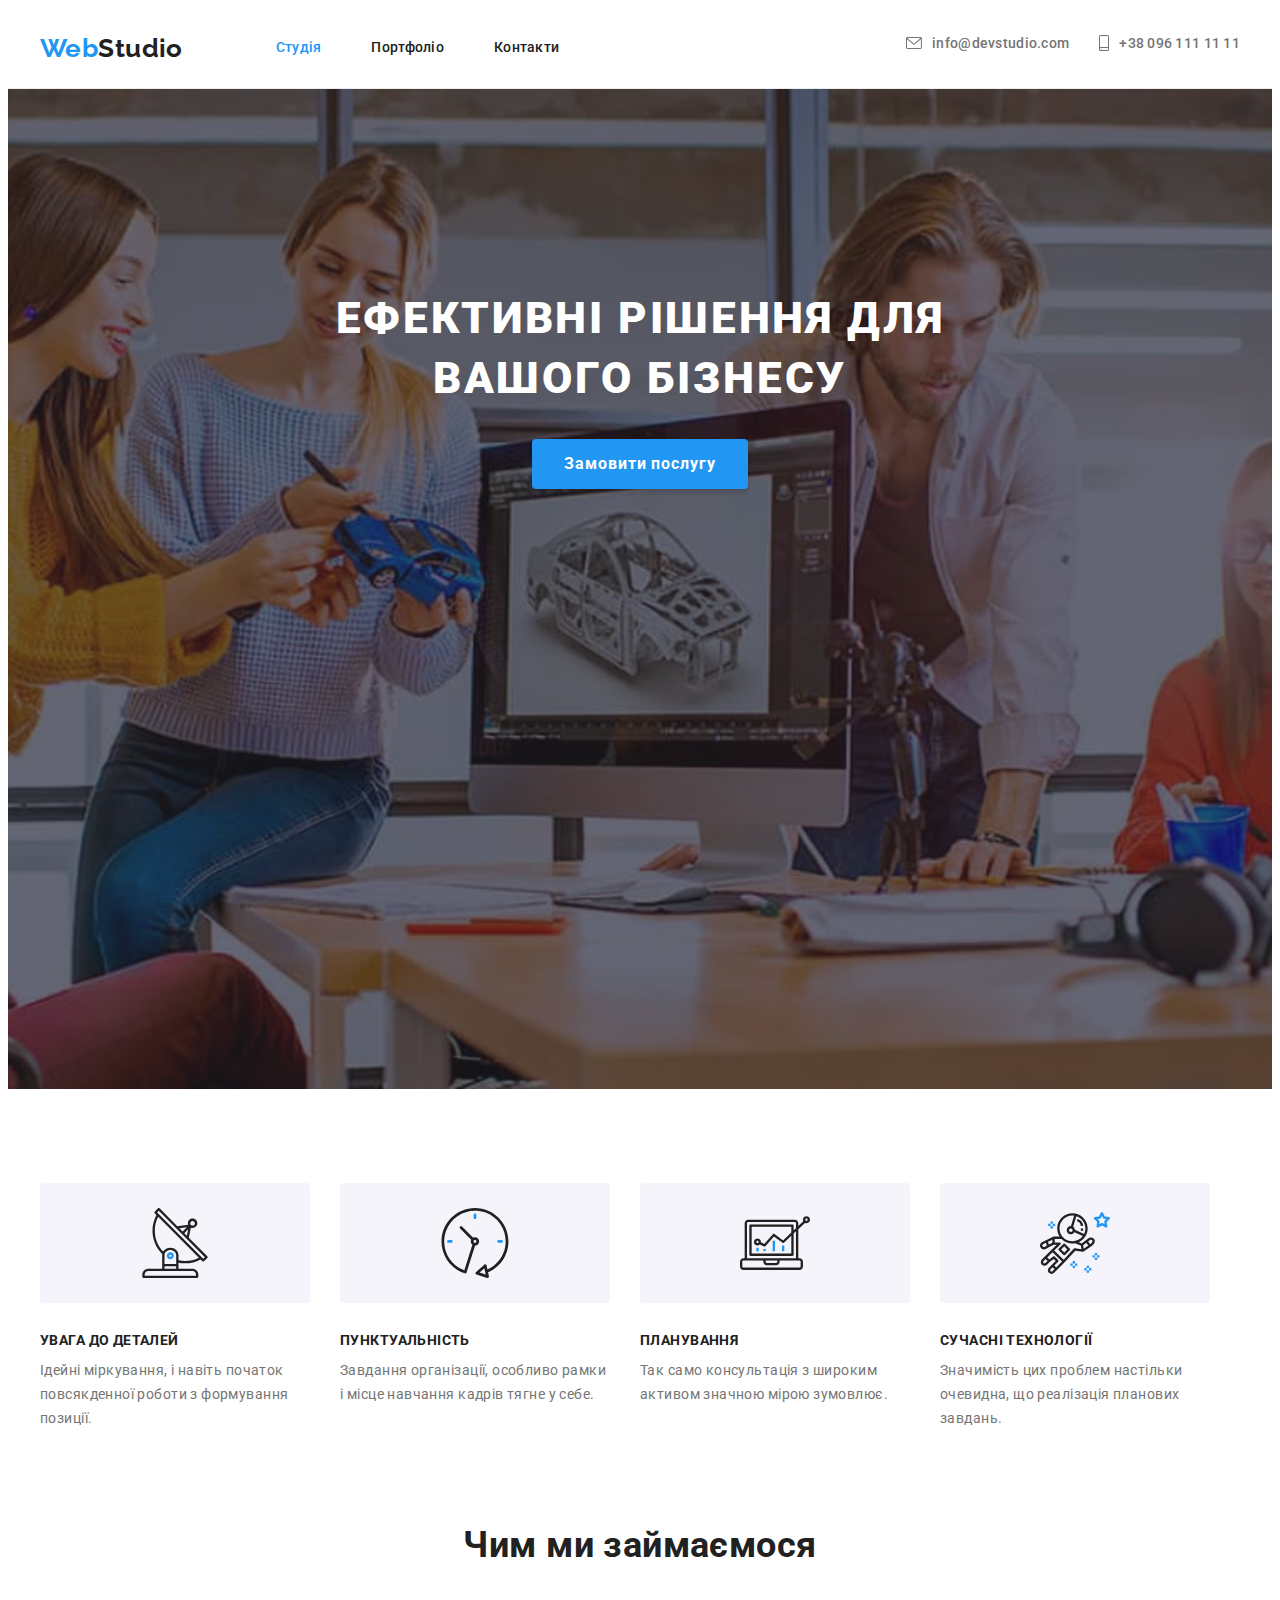
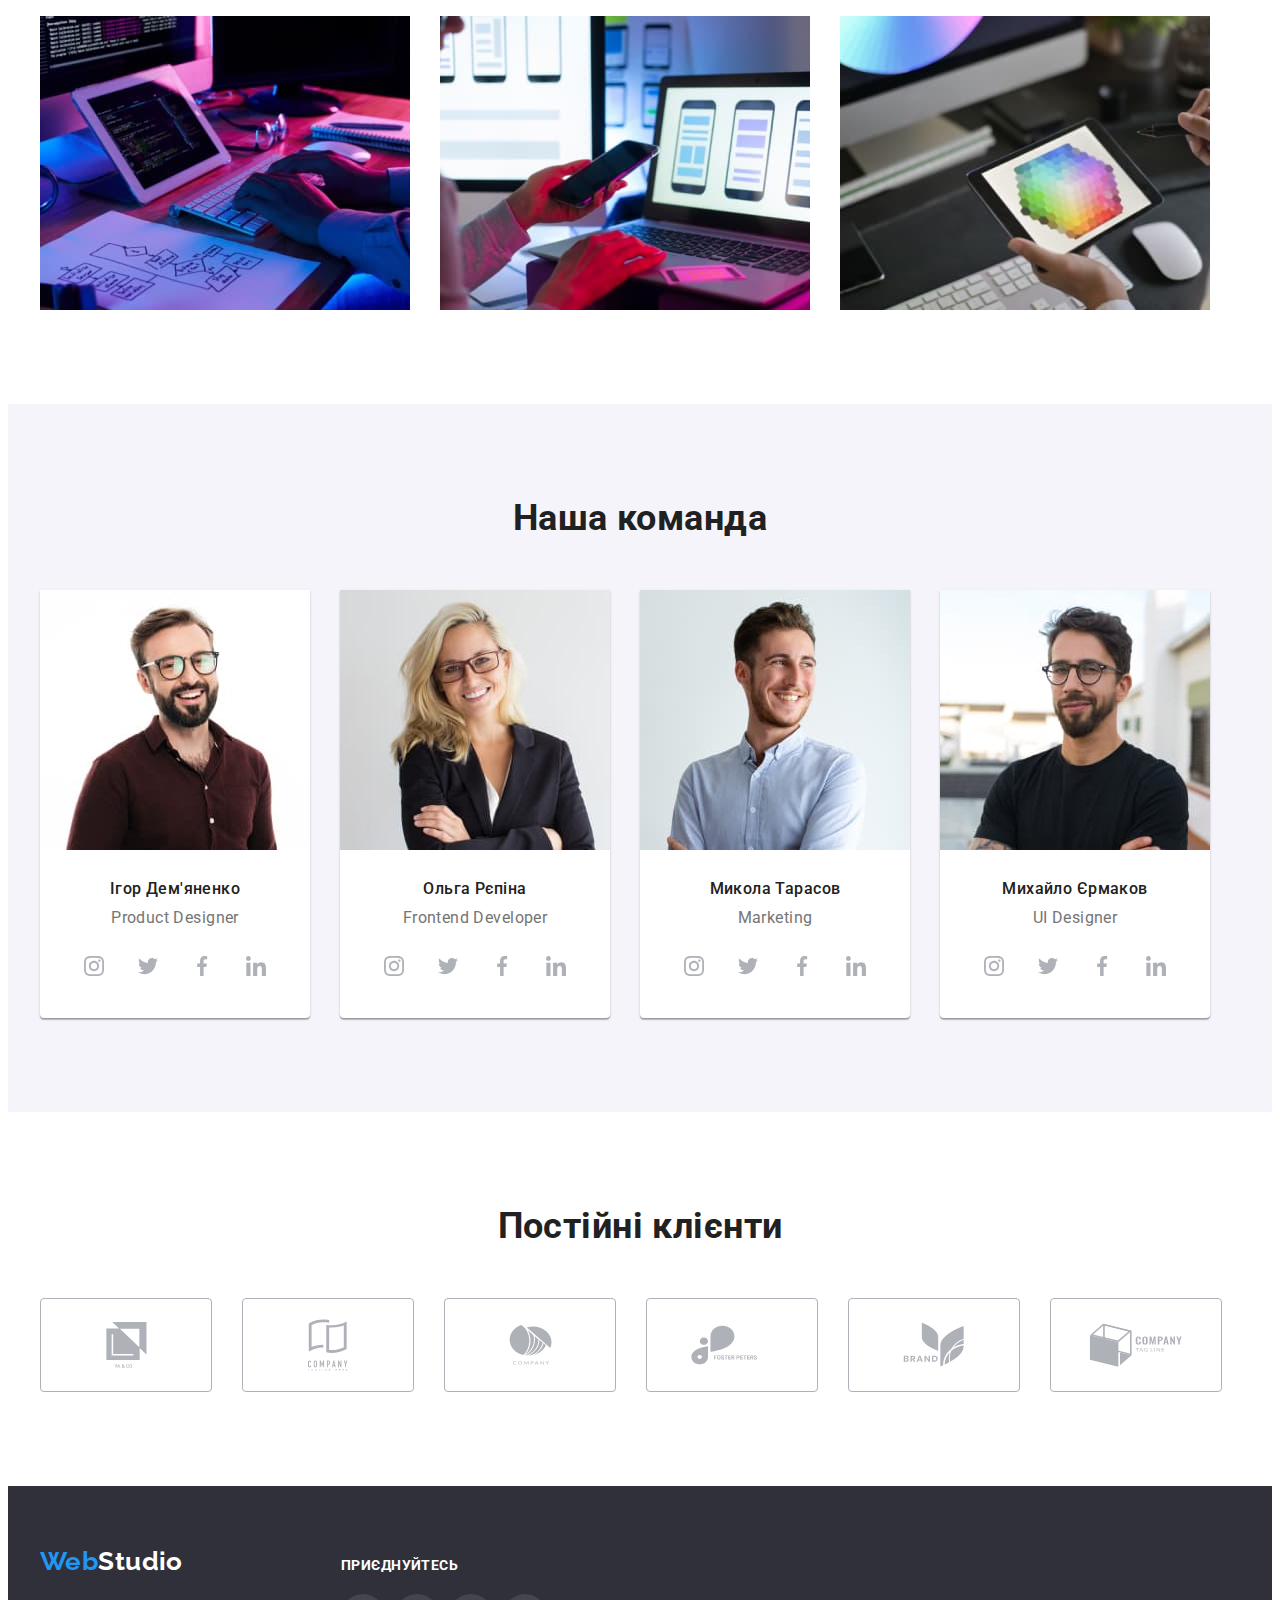
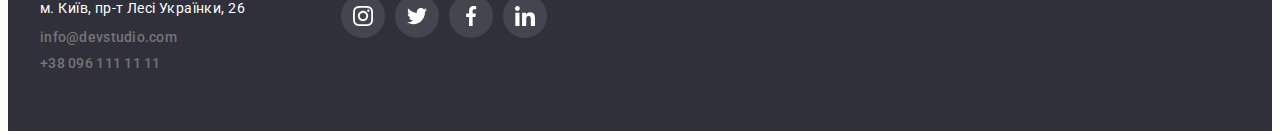
<file: index.html>
<!DOCTYPE html>
<html lang="uk">
  <head>
    <meta charset="UTF-8" />
    <meta http-equiv="X-UA-Compatible" content="IE=edge" />
    <meta name="viewport" content="width=device-width, initial-scale=1.0" />
    <link rel="preconnect" href="https://fonts.googleapis.com" />
    <link rel="preconnect" href="https://fonts.gstatic.com" crossorigin />
    <link
      href="https://fonts.googleapis.com/css2?family=Raleway:wght@700&family=Roboto:wght@400;500;700;900&display=swap"
      rel="stylesheet"
    />
    <link
      rel="stylesheet"
      href="https://cdnjs.cloudflare.com/ajax/libs/modern-normalize/1.1.0/modern-normalize.min.css"
      integrity="sha512-wpPYUAdjBVSE4KJnH1VR1HeZfpl1ub8YT/NKx4PuQ5NmX2tKuGu6U/JRp5y+Y8XG2tV+wKQpNHVUX03MfMFn9Q=="
      crossorigin="anonymous"
      referrerpolicy="no-referrer"
    />
    <link rel="stylesheet" href="./css/style.css" />
    <title lang="en">WebStudio</title>
  </head>
  <body>
    <header class="page__header">
      <div class="container flex-container">
        <nav class="nav">
          <a class="logo__link link" href="./index.html" lang="en"
            ><span class="logo__style">Web</span>Studio</a
          >
          <ul class="nav__list">
            <li class="nav__item item">
              <a class="nav__link link current" href="./index.html">Студія</a>
            </li>
            <li class="nav__item item">
              <a class="nav__link link" href="./portfolio.html">Портфоліо</a>
            </li>
            <li class="nav__item item">
              <a class="nav__link link" href="">Контакти</a>
            </li>
          </ul>
        </nav>
        <ul class="header-contact">
          <li class="contact-item">
            <a class="contact-mail link" href="malito:info@devstudio.com">
              <svg class="contact-icon" width="16" height="12">
                <use href="./imeges/icons.svg#icon-envelope"></use></svg
              >info@devstudio.com
            </a>
          </li>
          <li class="contact-item">
            <a class="contact-phone-number link" href="tel:+380961111111">
              <svg class="contact-icon" width="10" height="16">
                <use href="./imeges/icons.svg#icon-smartphone"></use>
              </svg>
              +38 096 111 11 11</a
            >
          </li>
        </ul>
      </div>
    </header>

    <main>
      <section class="section page">
        <div class="container">
          <h1 class="page__title">Ефективні рішення для вашого бізнесу</h1>
          <button class="button" type="button">Замовити послугу</button>
        </div>
      </section>
      <section class="section feature">
        <div class="container">
          <h2 class="feature__subject visually-hidden">Наші особливості</h2>
          <ul class="feature-items">
            <li class="feature-item item">
              <div class="feature-item-icon">
                <svg width="70" height="70">
                  <use href="./imeges/icons.svg#icon-antenna"></use>
                </svg>
              </div>
              <h3 class="feature-title">УВАГА ДО ДЕТАЛЕЙ</h3>
              <p class="feature__text">
                Ідейні міркування, і навіть початок повсякденної роботи з
                формування позиції.
              </p>
            </li>
            <li class="feature-item item">
              <div class="feature-item-icon">
                <svg width="70" height="70">
                  <use href="./imeges/icons.svg#icon-clock"></use>
                </svg>
              </div>
              <h3 class="feature-title">ПУНКТУАЛЬНІСТЬ</h3>
              <p class="feature__text">
                Завдання організації, особливо рамки і місце навчання кадрів
                тягне у себе.
              </p>
            </li>
            <li class="feature-item item">
              <div class="feature-item-icon">
                <svg width="70" height="70">
                  <use href="./imeges/icons.svg#icon-diagram"></use>
                </svg>
              </div>
              <h3 class="feature-title">ПЛАНУВАННЯ</h3>
              <p class="feature__text">
                Так само консультація з широким активом значною мірою зумовлює.
              </p>
            </li>
            <li class="feature-item item">
              <div class="feature-item-icon">
                <svg width="70" height="70">
                  <use href="./imeges/icons.svg#icon-astronaut"></use>
                </svg>
              </div>
              <h3 class="feature-title">СУЧАСНІ ТЕХНОЛОГІЇ</h3>
              <p class="feature__text">
                Значимість цих проблем настільки очевидна, що реалізація
                планових завдань.
              </p>
            </li>
          </ul>
        </div>
      </section>
      <section class="section make">
        <div class="container">
          <h2 class="make-title">Чим ми займаємося</h2>
          <ul class="make-items">
            <li class="make-item item">
              <img
                src="./imeges/img-4.jpg"
                alt="людина створює сайт"
                width="370"
                height="294"
              />
            </li>
            <li class="make-item item">
              <img
                src="./imeges/img-5.jpg"
                alt="людина працює з телефоном"
                width="370"
                height="294"
              />
            </li>
            <li class="make-item item">
              <img
                src="./imeges/img-6.jpg"
                alt="людина працює з планшетом"
                width="370"
                height="294"
              />
            </li>
          </ul>
        </div>
      </section>
      <section class="section team">
        <div class="container">
          <h2 class="team-title">Наша команда</h2>
          <ul class="team-cards">
            <li class="team-card item">
              <img
                src="./imeges/img.jpg"
                width="270"
                height="260"
                alt="Ігор Дем'яненко"
              />
              <div class="team-card-content">
                <h3 class="team-card-title">Ігор Дем'яненко</h3>
                <p class="team-card-text" lang="en">Product Designer</p>
              </div>
              <ul class="social-wrapper">
                <li class="social-list">
                  <a class="social-link">
                    <svg class="social-icon" width="20" height="20">
                      <use href="./imeges/icons.svg#icon-instagram"></use>
                    </svg>
                  </a>
                </li>
                <li class="social-list">
                  <a class="social-link">
                    <svg class="social-icon" width="20" height="20">
                      <use href="./imeges/icons.svg#icon-twitter"></use>
                    </svg>
                  </a>
                </li>
                <li class="social-list">
                  <a class="social-link">
                    <svg class="social-icon" width="20" height="20">
                      <use href="./imeges/icons.svg#icon-facebook"></use>
                    </svg>
                  </a>
                </li>
                <li class="social-list">
                  <a class="social-link">
                    <svg class="social-icon" width="20" height="20">
                      <use href="./imeges/icons.svg#icon-linkedin"></use>
                    </svg>
                  </a>
                </li>
              </ul>
            </li>
            <li class="team-card item">
              <img
                src="./imeges/img-1.jpg"
                width="270"
                height="260"
                alt="Ольга Рєпіна"
              />
              <div class="team-card-content">
                <h3 class="team-card-title">Ольга Рєпіна</h3>
                <p class="team-card-text" lang="en">Frontend Developer</p>
              </div>
              <ul class="social-wrapper">
                <li class="social-list">
                  <a class="social-link">
                    <svg class="social-icon" width="20" height="20">
                      <use href="./imeges/icons.svg#icon-instagram"></use>
                    </svg>
                  </a>
                </li>
                <li class="social-list">
                  <a class="social-link">
                    <svg class="social-icon" width="20" height="20">
                      <use href="./imeges/icons.svg#icon-twitter"></use>
                    </svg>
                  </a>
                </li>
                <li class="social-list">
                  <a class="social-link">
                    <svg class="social-icon" width="20" height="20">
                      <use href="./imeges/icons.svg#icon-facebook"></use>
                    </svg>
                  </a>
                </li>
                <li class="social-list">
                  <a class="social-link">
                    <svg class="social-icon" width="20" height="20">
                      <use href="./imeges/icons.svg#icon-linkedin"></use>
                    </svg>
                  </a>
                </li>
              </ul>
            </li>
            <li class="team-card item">
              <img
                src="./imeges/img-2.jpg"
                width="270"
                height="260"
                alt="Микола Тарасов"
              />
              <div class="team-card-content">
                <h3 class="team-card-title">Микола Тарасов</h3>
                <p class="team-card-text" lang="en">Marketing</p>
              </div>
              <ul class="social-wrapper">
                <li class="social-list">
                  <a class="social-link">
                    <svg class="social-icon" width="20" height="20">
                      <use href="./imeges/icons.svg#icon-instagram"></use>
                    </svg>
                  </a>
                </li>
                <li class="social-list">
                  <a class="social-link">
                    <svg class="social-icon" width="20" height="20">
                      <use href="./imeges/icons.svg#icon-twitter"></use>
                    </svg>
                  </a>
                </li>
                <li class="social-list">
                  <a class="social-link">
                    <svg class="social-icon" width="20" height="20">
                      <use href="./imeges/icons.svg#icon-facebook"></use>
                    </svg>
                  </a>
                </li>
                <li class="social-list">
                  <a class="social-link">
                    <svg class="social-icon" width="20" height="20">
                      <use href="./imeges/icons.svg#icon-linkedin"></use>
                    </svg>
                  </a>
                </li>
              </ul>
            </li>
            <li class="team-card item">
              <img
                src="./imeges/img-3.jpg"
                width="270"
                height="260"
                alt="Михайло Єрмаков"
              />
              <div class="team-card-content">
                <h3 class="team-card-title">Михайло Єрмаков</h3>
                <p class="team-card-text" lang="en">UI Designer</p>
              </div>
              <ul class="social-wrapper">
                <li class="social-list">
                  <a class="social-link">
                    <svg class="social-icon" width="20" height="20">
                      <use href="./imeges/icons.svg#icon-instagram"></use>
                    </svg>
                  </a>
                </li>
                <li class="social-list">
                  <a class="social-link">
                    <svg class="social-icon" width="20" height="20">
                      <use href="./imeges/icons.svg#icon-twitter"></use>
                    </svg>
                  </a>
                </li>
                <li class="social-list">
                  <a class="social-link">
                    <svg class="social-icon" width="20" height="20">
                      <use href="./imeges/icons.svg#icon-facebook"></use>
                    </svg>
                  </a>
                </li>
                <li class="social-list">
                  <a class="social-link">
                    <svg class="social-icon" width="20" height="20">
                      <use href="./imeges/icons.svg#icon-linkedin"></use>
                    </svg>
                  </a>
                </li>
              </ul>
            </li>
          </ul>
        </div>
      </section>
      <section class="section clients">
        <div class="container">
          <h2 class="clients-title">Постійні клієнти</h2>
          <ul class="clients-item">
            <li class="clients-list">
              <a class="clients-link">
                <svg class="clients-icon" width="41" height="46">
                  <use href="./imeges/icons.svg#icon-client-ya-co"></use>
                </svg>
              </a>
            </li>
            <li>
              <a class="clients-link">
                <svg class="clients-icon" width="40" height="52">
                  <use href="./imeges/icons.svg#icon-client-company-here"></use>
                </svg>
              </a>
            </li>
            <li>
              <a class="clients-link">
                <svg class="clients-icon" width="43" height="41">
                  <use href="./imeges/icons.svg#icon-client-company"></use>
                </svg>
              </a>
            </li>
            <li>
              <a class="clients-link">
                <svg class="clients-icon" width="84" height="40">
                  <use
                    href="./imeges/icons.svg#icon-client-forest-peters"
                  ></use>
                </svg>
              </a>
            </li>
            <li>
              <a class="clients-link">
                <svg class="clients-icon" width="62" height="45">
                  <use href="./imeges/icons.svg#icon-client-brand"></use>
                </svg>
              </a>
            </li>
            <li>
              <a class="clients-link">
                <svg class="clients-icon" width="94" height="44">
                  <use href="./imeges/icons.svg#icon-client-company-tag"></use>
                </svg>
              </a>
            </li>
          </ul>
        </div>
      </section>
    </main>
    <footer class="footer">
      <div class="container footer-flex">
        <div class="foter-contact">
          <a class="logo__link link" href="./index.html">
            <span class="logo__style">Web</span>Studio
          </a>
          <address class="address">
            <ul>
              <li class="item">
                <a
                  class="contacts-address-link link"
                  href="https://goo.gl/maps/CyTcwGqxoQTueNPZ7"
                  target="_blank"
                >
                  м. Київ, пр-т Лесі Українки, 26
                </a>
              </li>
              <li class="item">
                <a class="contact-mail link" href="mailto:info@devstudio.com"
                  >info@devstudio.com</a
                >
              </li>
              <li class="item">
                <a class="contact-phone-number link" href="tel:+380961111111"
                  >+38 096 111 11 11</a
                >
              </li>
            </ul>
          </address>
        </div>
        <div class="footer-social">
          <b class="foter-title">приєднуйтесь</b>
          <ul class="social-wrapper">
            <li class="social-list">
              <a class="social-link footer-icon">
                <svg class="social-icon" width="20" height="20">
                  <use href="./imeges/icons.svg#icon-instagram"></use>
                </svg>
              </a>
            </li>
            <li class="social-list">
              <a class="social-link footer-icon">
                <svg class="social-icon" width="20" height="20">
                  <use href="./imeges/icons.svg#icon-twitter"></use>
                </svg>
              </a>
            </li>
            <li class="social-list">
              <a class="social-link footer-icon">
                <svg class="social-icon" width="20" height="20">
                  <use href="./imeges/icons.svg#icon-facebook"></use>
                </svg>
              </a>
            </li>
            <li class="social-list">
              <a class="social-link footer-icon">
                <svg class="social-icon" width="20" height="20">
                  <use href="./imeges/icons.svg#icon-linkedin"></use>
                </svg>
              </a>
            </li>
          </ul>
        </div>
      </div>
    </footer>
  </body>
</html>
</file>
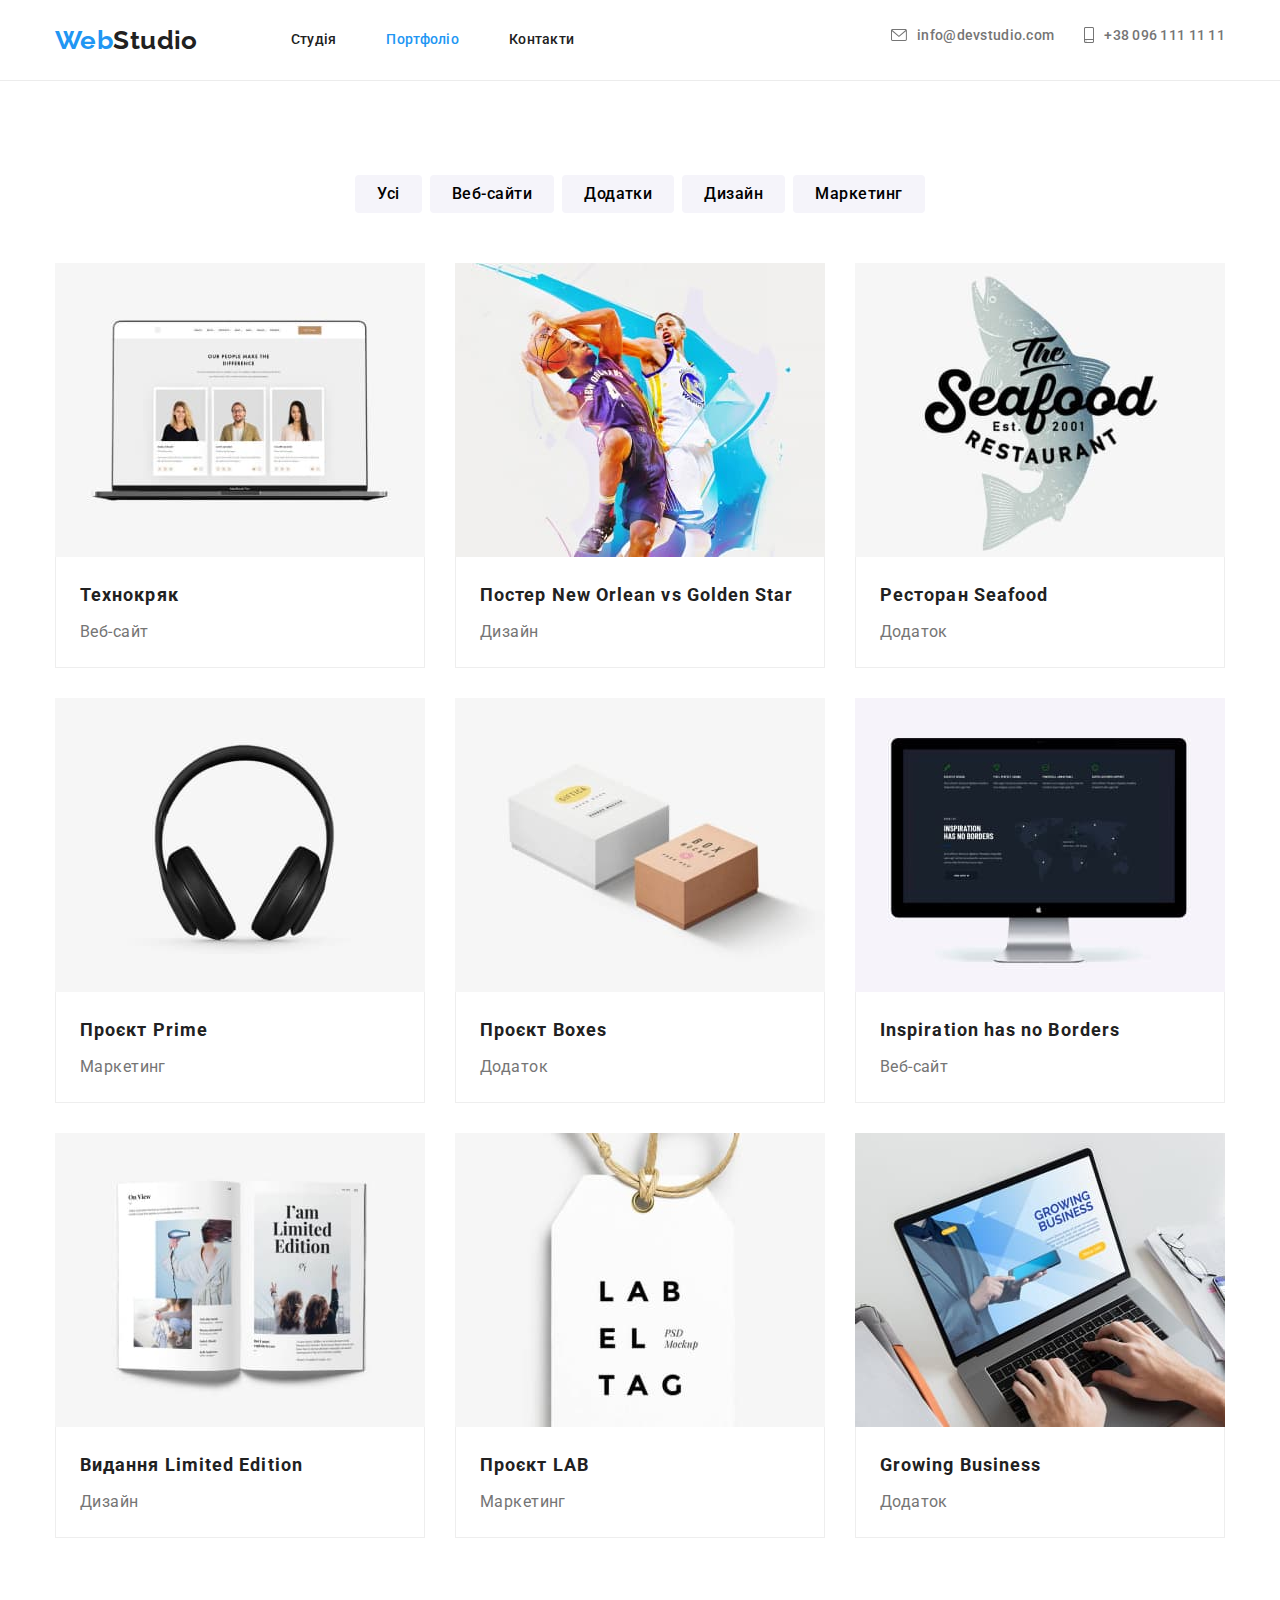
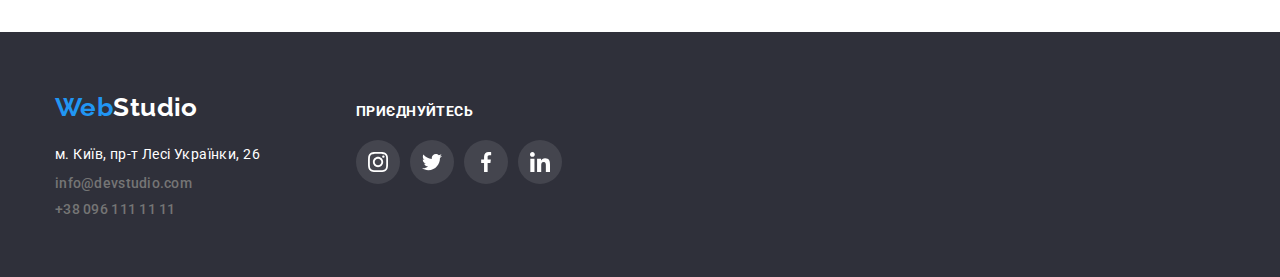
<file: portfolio.html>
<!DOCTYPE html>
<html lang="uk">
  <head>
    <meta charset="UTF-8" />
    <meta http-equiv="X-UA-Compatible" content="IE=edge" />
    <meta name="viewport" content="width=device-width, initial-scale=1.0" />
    <link rel="preconnect" href="https://fonts.googleapis.com" />
    <link rel="preconnect" href="https://fonts.gstatic.com" crossorigin />
    <link
      href="https://fonts.googleapis.com/css2?family=Raleway:wght@700&family=Roboto:wght@400;500;700;900&display=swap"
      rel="stylesheet"
    />
    <link
      rel="stylesheet"
      href="https://cdnjs.cloudflare.com/ajax/libs/modern-normalize/1.1.0/modern-normalize.min.css"
    />
    <link rel="stylesheet" href="./css/style.css" />
    <title lang="en">WebStudio</title>
  </head>
  <body>
    <header class="page__header">
      <div class="container flex-container">
        <nav class="nav">
          <a class="logo__link link" href="./index.html" lang="en"
            ><span class="logo__style">Web</span>Studio</a
          >
          <ul class="nav__list">
            <li class="nav__item item">
              <a class="nav__link link" href="./index.html">Студія</a>
            </li>
            <li class="nav__item item">
              <a class="nav__link link current" href="./portfolio.html"
                >Портфоліо</a
              >
            </li>
            <li class="nav__item item">
              <a class="nav__link link" href="">Контакти</a>
            </li>
          </ul>
        </nav>
        <ul class="header-contact">
          <li class="contact-item">
            <a class="contact-mail link" href="malito:info@devstudio.com">
              <svg class="contact-icon" width="16" height="12">
                <use href="./imeges/icons.svg#icon-envelope"></use></svg
              >info@devstudio.com
            </a>
          </li>
          <li class="contact-item">
            <a class="contact-phone-number link" href="tel:+380961111111">
              <svg class="contact-icon" width="10" height="16">
                <use href="./imeges/icons.svg#icon-smartphone"></use>
              </svg>
              +38 096 111 11 11</a
            >
          </li>
        </ul>
      </div>
    </header>

    <main>
      <section class="section portfolio">
        <div class="container">
          <h1 class="visually-hidden">Наші роботи</h1>
          <ul class="filter">
            <li class="item">
              <button class="filter-button" type="button">Усі</button>
            </li>
            <li class="item">
              <button class="filter-button" type="button">Веб-сайти</button>
            </li>
            <li class="item">
              <button class="filter-button" type="button">Додатки</button>
            </li>
            <li class="item">
              <button class="filter-button" type="button">Дизайн</button>
            </li>
            <li class="item">
              <button class="filter-button" type="button">Маркетинг</button>
            </li>
          </ul>
          <ul class="portfolio-list">
            <li class="portfolio-item item">
              <a class="portfolio-item-link link" href="">
                <img
                  src="./imeges/portfolio/img.jpg"
                  width="370"
                  alt="Веб-сайт"
                />
                <div class="card-content">
                  <h2 class="portfolio-title">Технокряк</h2>
                  <p class="portfolio-text">Веб-сайт</p>
                </div>
              </a>
            </li>
            <li class="portfolio-item item">
              <a class="portfolio-item-link link" href="">
                <img
                  src="./imeges/portfolio/img-1.jpg"
                  width="370"
                  alt="Постер баскетболісти"
                />
                <div class="card-content">
                  <h2 class="portfolio-title">
                    Постер New Orlean vs Golden Star
                  </h2>
                  <p class="portfolio-text">Дизайн</p>
                </div>
              </a>
            </li>
            <li class="portfolio-item item">
              <a class="portfolio-item-link link" href="">
                <img
                  src="./imeges/portfolio/img-2.jpg"
                  width="370"
                  alt="додаток для ресторану"
                />
                <div class="card-content">
                  <h2 class="portfolio-title">Ресторан Seafood</h2>
                  <p class="portfolio-text">Додаток</p>
                </div>
              </a>
            </li>
            <li class="portfolio-item item">
              <a class="portfolio-item-link link" href="">
                <img
                  src="./imeges/portfolio/img-3.jpg"
                  width="370"
                  alt="навушники"
                />
                <div class="card-content">
                  <h2 class="portfolio-title">Проєкт Prime</h2>
                  <p class="portfolio-text">Маркетинг</p>
                </div>
              </a>
            </li>
            <li class="portfolio-item item">
              <a class="portfolio-item-link link" href="">
                <img
                  src="./imeges/portfolio/img-4.jpg"
                  width="370"
                  alt="коробки"
                />
                <div class="card-content">
                  <h2 class="portfolio-title">Проєкт Boxes</h2>
                  <p class="portfolio-text">Додаток</p>
                </div>
              </a>
            </li>
            <li class="portfolio-item item">
              <a class="portfolio-item-link link" href="">
                <img
                  src="./imeges/portfolio/img-5.jpg"
                  width="370"
                  alt="Веб-сайт"
                />
                <div class="card-content">
                  <h2 class="portfolio-title">Inspiration has no Borders</h2>
                  <p class="portfolio-text">Веб-сайт</p>
                </div>
              </a>
            </li>
            <li class="portfolio-item item">
              <a class="portfolio-item-link link" href="">
                <img
                  src="./imeges/portfolio/img-6.jpg"
                  width="370"
                  alt="книга"
                />
                <div class="card-content">
                  <h2 class="portfolio-title">Видання Limited Edition</h2>
                  <p class="portfolio-text">Дизайн</p>
                </div>
              </a>
            </li>
            <li class="portfolio-item item">
              <a class="portfolio-item-link link" href="">
                <img
                  src="./imeges/portfolio/img-7.jpg"
                  width="370"
                  alt="етикетка"
                />
                <div class="card-content">
                  <h2 class="portfolio-title">Проєкт LAB</h2>
                  <p class="portfolio-text">Маркетинг</p>
                </div>
              </a>
            </li>
            <li class="portfolio-item item">
              <a class="portfolio-item-link link" href="">
                <img
                  src="./imeges/portfolio/img-8.jpg"
                  width="370"
                  alt="ноутбук"
                />
                <div class="card-content">
                  <h2 class="portfolio-title">Growing Business</h2>
                  <p class="portfolio-text">Додаток</p>
                </div>
              </a>
            </li>
          </ul>
        </div>
      </section>
    </main>
    <footer class="footer">
      <div class="container footer-flex">
        <div class="foter-contact">
          <a class="logo__link link" href="./index.html">
            <span class="logo__style">Web</span>Studio
          </a>
          <address class="address">
            <ul>
              <li class="item">
                <a
                  class="contacts-address-link link"
                  href="https://goo.gl/maps/CyTcwGqxoQTueNPZ7"
                  target="_blank"
                >
                  м. Київ, пр-т Лесі Українки, 26
                </a>
              </li>
              <li class="item">
                <a class="contact-mail link" href="mailto:info@devstudio.com"
                  >info@devstudio.com</a
                >
              </li>
              <li class="item">
                <a class="contact-phone-number link" href="tel:+380961111111"
                  >+38 096 111 11 11</a
                >
              </li>
            </ul>
          </address>
        </div>
        <div class="footer-social">
          <h3 class="foter-title">приєднуйтесь</h3>
          <ul class="social-wrapper">
            <li class="social-list">
              <a class="social-link footer-icon">
                <svg class="social-icon" width="20" height="20">
                  <use href="./imeges/icons.svg#icon-instagram"></use>
                </svg>
              </a>
            </li>
            <li class="social-list">
              <a class="social-link footer-icon">
                <svg class="social-icon" width="20" height="20">
                  <use href="./imeges/icons.svg#icon-twitter"></use>
                </svg>
              </a>
            </li>
            <li class="social-list">
              <a class="social-link footer-icon">
                <svg class="social-icon" width="20" height="20">
                  <use href="./imeges/icons.svg#icon-facebook"></use>
                </svg>
              </a>
            </li>
            <li class="social-list">
              <a class="social-link footer-icon">
                <svg class="social-icon" width="20" height="20">
                  <use href="./imeges/icons.svg#icon-linkedin"></use>
                </svg>
              </a>
            </li>
          </ul>
        </div>
      </div>
    </footer>
  </body>
</html>
</file>
<file: css/style.css>
:root {
  --main-font: 'Roboto', sans-serif;
  --primary-text-color: #212121;
  --secondary-text-color: #757575;
  --accent-color: #2196f3;
  --background-color-footer: #2f303a;
  --color-white: #fff;
}
.container {
  width: 1200px;
  margin: 0 auto;
  padding: 0 15px;
}

body {
  font-family: var(--main-font);
  font-size: 14px;
  color: var(--primary-text-color);
  background-color: var(--color-white);
  letter-spacing: 0.03em;
}
h1,
h2,
h3,
h4,
h5,
h6,
p {
  margin: 0;
}

ul,
ol {
  margin: 0;
  padding-left: 0;
  list-style: none;
}

img {
  display: block;
  max-width: 100%;
  height: auto;
}

button {
  cursor: pointer;
}
a {
  text-decoration: none;
}
address {
  font-style: normal;
}

.link {
  text-decoration: none;
  color: inherit;
}
.item {
  list-style: none;
}

.section {
  padding-top: 94px;
  padding-bottom: 94px;
}
/* button {
  font-family: inherit;
  cursor: pointer;
}  */
/*________-____header______________--- */
.page__header {
  border-bottom: 1px solid #ececec;
}

.flex-container {
  display: flex;
  align-items: center;
}

.nav {
  display: flex;
  align-items: center;
}
/* header a {
  padding: 25px 0px 25px 0px;
} */
.header-contact {
  display: flex;
  margin-left: auto;
}
.nav__list .item:not(:last-child),
.header-contact .item:not(:last-child) {
  margin-right: 50px;
}
.nav .logo__link {
  margin-right: 93px;
}

.logo__link {
  font-family: 'Raleway', sans-serif;
  font-weight: 700;
  font-size: 26px;
  line-height: 1.17;
}
.logo__style {
  color: var(--accent-color);
}

.nav__list {
  display: flex;
  align-items: center;
}
.nav__link {
  padding: 32px 0px;

  display: inline-block;
  font-weight: 500;
  line-height: 1.14;
  letter-spacing: 0.02em;
}
.nav__link:hover,
.nav__link:focus {
  color: var(--accent-color);
}
.contact-mail,
.contact-phone-number {
  display: flex;
  align-items: center;
  font-weight: 500;
  line-height: 1.17;
  letter-spacing: 0.02em;

  color: var(--secondary-text-color);
}
/* --------- */
.contact-item:not(:last-child) {
  margin-right: 30px;
}
.contact-icon {
  fill: currentColor;
  margin-right: 10px;
}
/* --------- */
.contact-mail:hover,
.contact-mail:focus,
.contact-phone-number:hover,
.contact-phone-number:focus,
.contacts-address-link:hover,
.contacts-address-link:focus,
.contact-icon:hover,
.contact-icon:focus {
  color: var(--accent-color);
}

.current {
  color: var(--accent-color);
}

/* -------index----------------------------- */

/* ----page--- */
.page {
  max-width: 1600px;
  min-height: 600px;
  margin: 0 auto;

  background-image: linear-gradient(
      to right,
      rgba(47, 48, 58, 0.4),
      rgba(47, 48, 58, 0.4)
    ),
    url('../imeges/header-img.jpg');
  background-repeat: no-repeat;
  background-color: rgba(47, 48, 58, 0.4);
  background-position: center;
  background-size: cover;

  text-align: center;
  padding-top: 200px;
  padding-bottom: 200px;
}
.page__title {
  max-width: 696px;
  margin: 0 auto;
  font-weight: 900;
  font-size: 44px;
  line-height: 1.36;
  letter-spacing: 0.06em;
  text-transform: uppercase;
  color: var(--color-white);

  margin-bottom: 30px;
}
.button {
  border-radius: 4px;
  box-shadow: 0px 4px 4px rgba(0, 0, 0, 0.15);
  padding: 10px 32px;
  display: inline-block;
  text-align: center;

  font-family: inherit;
  font-weight: 700;
  font-size: 16px;
  line-height: 1.875;
  letter-spacing: 0.06em;

  cursor: pointer;
  border: transparent;

  color: var(--color-white);
  background-color: var(--accent-color);
}
.button:hover,
.button:focus {
  color: var(--accent-color);
  background-color: var(--color-white);
}
/* -----------feature---- */
.feature {
  padding-bottom: 0;
}
.visually-hidden {
  position: absolute;
  white-space: nowrap;
  width: 1px;
  height: 1px;
  overflow: hidden;
  border: 0;
  padding: 0;
  clip: rect(0 0 0 0);
  clip-path: inset(50%);
  margin: -1px;
}
.feature-items {
  display: flex;
}
.feature-item {
  width: 270px;
}
.feature-items .item:not(:last-child) {
  margin-right: 30px;
}
.feature-item-icon {
  display: flex;
  justify-content: center;
  background-color: #f5f4fa;
  height: 120px;
  width: 270px;
  align-items: center;
  margin-bottom: 30px;
  border-radius: 4px;
}
.feature-item-icon svg {
  display: block;
}

.feature-title {
  margin-bottom: 10px;
  font-size: 14px;
  line-height: 1.14;
  text-transform: uppercase;
}
.feature__text {
  line-height: 1.71;
  color: var(--secondary-text-color);
}
/* ------make------------------------------------------- */

.make-title {
  margin-bottom: 50px;
  font-size: 36px;
  line-height: 1.16;
  text-align: center;
}
.make-items {
  display: flex;
}
.make-items .item:not(:last-child) {
  margin-right: 30px;
}
/* ----team--------------------------------------- */
.team {
  background-color: #f5f4fa;
}
.team-title {
  margin-bottom: 50px;
  font-size: 36px;
  line-height: 1.16;
  text-align: center;
}
.team-cards {
  display: flex;
}
.team-cards .item:not(:last-child) {
  margin-right: 30px;
}
.team-card {
  background: #ffffff;
  box-shadow: 0px 1px 3px rgba(0, 0, 0, 0.12), 0px 1px 1px rgba(0, 0, 0, 0.14),
    0px 2px 1px rgba(0, 0, 0, 0.2);
  border-radius: 0px 0px 4px 4px;
}

.team-card-content {
  margin-top: 30px;
  margin-bottom: 16px;
}
.team-card-title {
  margin-bottom: 10px;

  font-weight: 500;
  font-size: 16px;
  line-height: 1.18;
  text-align: center;
}
.team-card-text {
  font-size: 16px;
  line-height: 1.18;
  color: var(--secondary-text-color);
  text-align: center;
}

/* social-wrapper------------- */
.social-wrapper {
  display: flex;
  justify-content: center;
  align-items: center;
  gap: 10px;
  margin-bottom: 30px;
}
.social-link {
  display: flex;
  width: 44px;
  height: 44px;
  justify-content: center;
  align-items: center;
  color: #afb1b8;
  border-radius: 50%;
  cursor: pointer;
}
.social-link:hover,
.social-link:active {
  background-color: var(--accent-color);
  color: #ffffff;
}
.social-icon {
  fill: currentColor;
}

/* -----------clients--------- */

.clients-title {
  margin-bottom: 50px;
  font-size: 36px;
  line-height: 1.16;
  text-align: center;
  color: #212121;
}
.clients-item {
  display: flex;
  gap: 30px;
}
.clients-link {
  display: flex;
  justify-content: center;
  align-items: center;
  width: 170px;
  height: 92px;

  border: 1px solid #afb1b8;
  border-radius: 4px;
  color: #afb1b8;
  cursor: pointer;
}
.clients-icon {
  fill: currentColor;
}

.clients-link:hover {
  color: var(--accent-color);
  border: 1px solid var(--accent-color);
}

/* ----------------portfolio-----------------------------------*/

.filter {
  display: flex;
  justify-content: center;
  margin-bottom: 50px;
}
.filter .item:not(:last-child) {
  margin-right: 8px;
}
.filter-button:hover,
.filter-button:focus {
  background-color: var(--accent-color);
  color: var(--color-white);
  box-shadow: 0px 3px 1px rgba(0, 0, 0, 0.1), 0px 1px 2px rgba(0, 0, 0, 0.08),
    0px 2px 2px rgba(0, 0, 0, 0.12);
}
.portfolio-item-link {
  display: block;
}
.portfolio-item-link:hover,
.portfolio-item-link:focus {
  box-shadow: 0px 1px 1px rgba(0, 0, 0, 0.12), 0px 4px 4px rgba(0, 0, 0, 0.06),
    1px 4px 6px rgba(0, 0, 0, 0.16);
}

.filter-button {
  font-family: inherit;
  letter-spacing: 0.03em;
  font-weight: 500;
  font-size: 16px;
  line-height: 1.625;

  background-color: #f5f4fa;
  text-align: center;
  cursor: pointer;
  border-radius: 4px;
  border-style: none;
  padding: 6px 22px;
}
/* ----------------------- */
.portfolio-list {
  display: flex;
  flex-wrap: wrap;
  margin-left: -30px;
  margin-top: -30px;
}

.portfolio-list > .item {
  flex-basis: calc(100% / 3 - 30px);
  margin-left: 30px;
  margin-top: 30px;
}

.card-content {
  padding: 20px 24px;
  border-left: 1px solid #eeeeee;
  border-right: 1px solid #eeeeee;
  border-bottom: 1px solid #eeeeee;
}
.portfolio-title {
  margin-bottom: 4px;
  font-weight: 700;
  font-size: 18px;
  line-height: 2;
  letter-spacing: 0.06em;
  color: inherit;
}

.portfolio-text {
  font-size: 16px;
  line-height: 1.875;
  color: var(--secondary-text-color);
}
/* -----------footer---------------------------------------------- */
.footer {
  padding-top: 60px;
  padding-bottom: 60px;
  background-color: var(--background-color-footer);
  color: var(--color-white);
}
.footer .link {
  display: inline-block;
}
.foter-contact > .link {
  margin-bottom: 20px;
}
.address {
  font-style: normal;
  width: 231px;
}
.contacts-address-link {
  margin-bottom: 9px;
  line-height: calc(24 / 14);
  color: var(--color-white);
}
.contact-mail {
  margin-bottom: 9px;
}

/* social-------------- */

.footer-icon {
  color: #ffffff;
  background-color: rgba(255, 255, 255, 0.1);
}

.foter-title {
  display: inline-block;
  font-size: 14px;
  line-height: 1.14;
  text-transform: uppercase;

  margin-bottom: 20px;
}
.footer-flex {
  display: flex;
  align-items: baseline;
  gap: 70px;
}
.footer-social > .social-wrapper {
  margin-bottom: 0;
}
</file>
